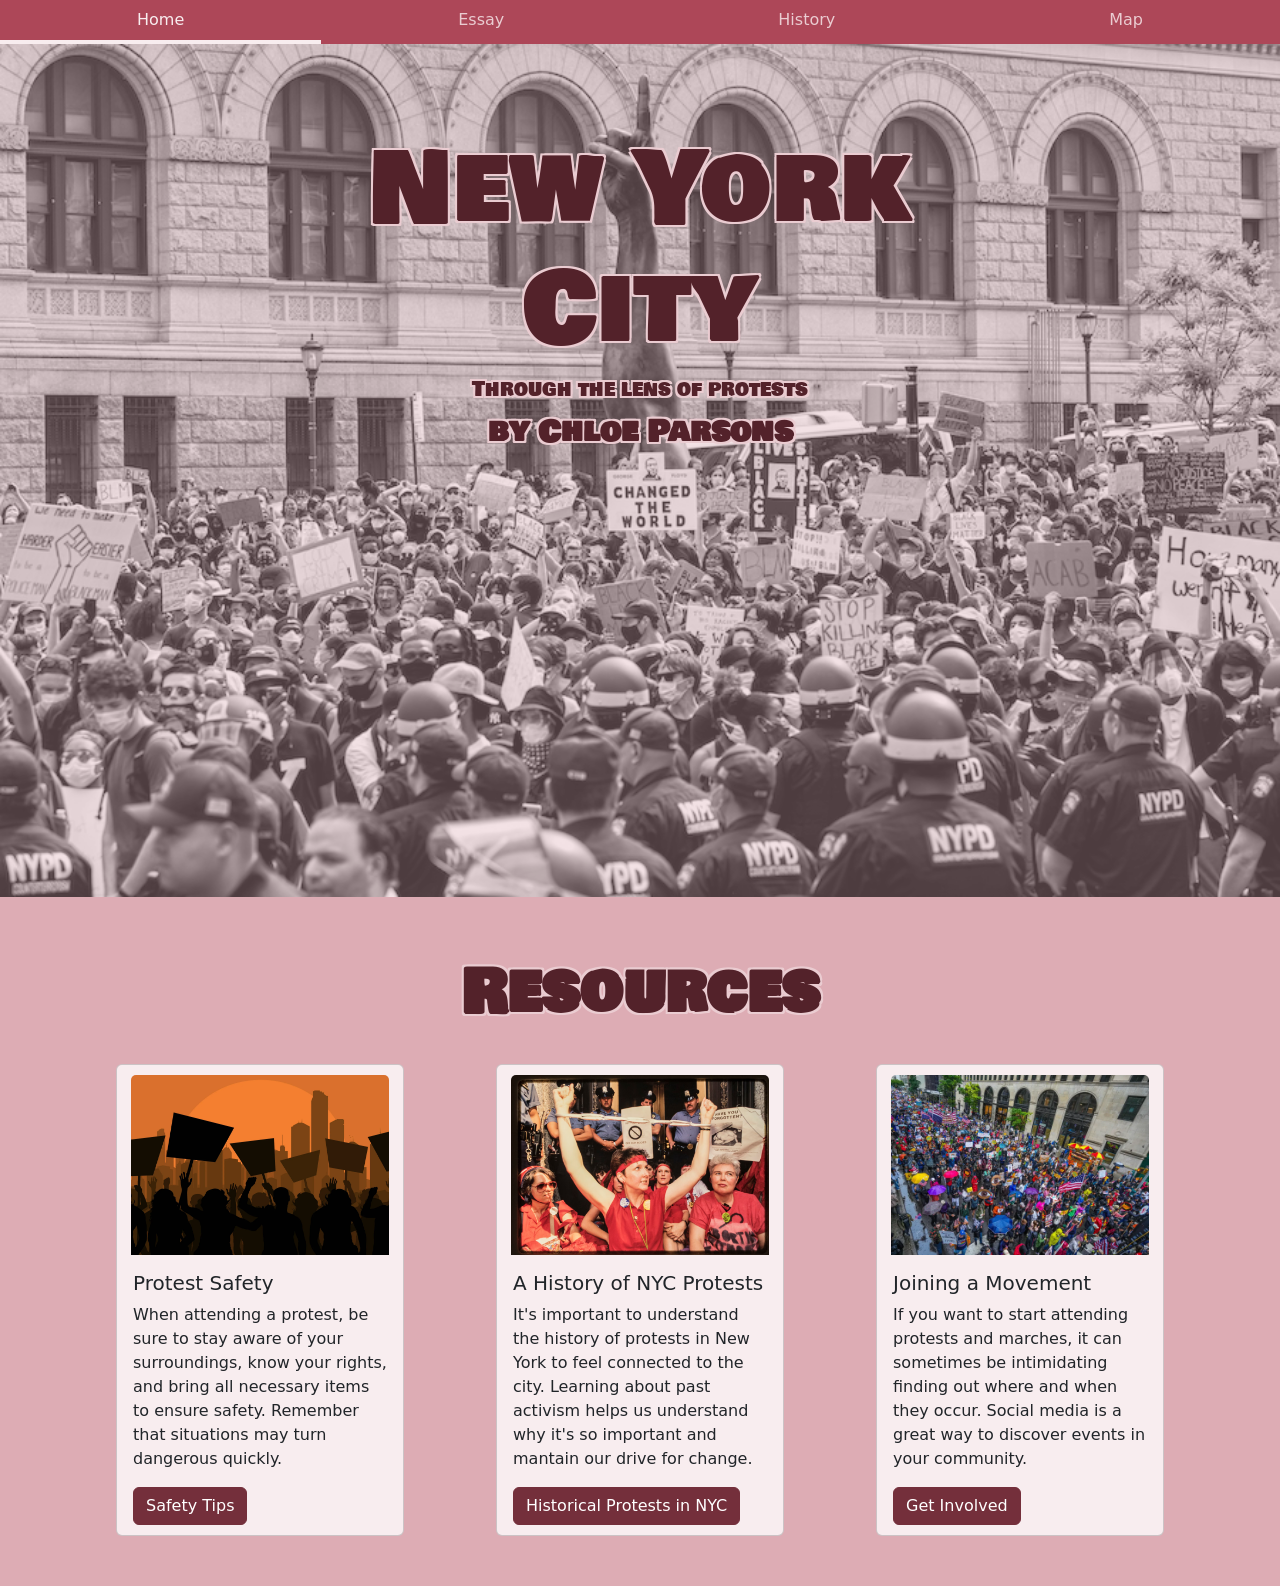
<file: homepage/index.html>
<!DOCTYPE html>

<html lang="en">

    <head>
        <link rel="preconnect" href="https://fonts.googleapis.com">
        <link rel="preconnect" href="https://fonts.gstatic.com" crossorigin>
        <link href="https://fonts.googleapis.com/css2?family=Roboto+Mono:ital,wght@0,100..700;1,100..700&display=swap" rel="stylesheet">
        <link href="https://fonts.googleapis.com/css2?family=Bowlby+One+SC&display=swap" rel="stylesheet">
        <link href="https://cdn.jsdelivr.net/npm/bootstrap@5.2.3/dist/css/bootstrap.min.css" rel="stylesheet" integrity="sha384-rbsA2VBKQhggwzxH7pPCaAqO46MgnOM80zW1RWuH61DGLwZJEdK2Kadq2F9CUG65" crossorigin="anonymous">
        <script src="https://cdn.jsdelivr.net/npm/bootstrap@5.2.3/dist/js/bootstrap.bundle.min.js" integrity="sha384-kenU1KFdBIe4zVF0s0G1M5b4hcpxyD9F7jL+jjXkk+Q2h455rYXK/7HAuoJl+0I4" crossorigin="anonymous"></script>
        <link href="styles.css" rel="stylesheet">
        <title>My Webpage</title>
    </head>

    <body>
        <nav class="navbar navbar-expand-lg bg-light">
            <div class="container-fluid px-0">
                <button class="navbar-toggler" type="button" data-bs-toggle="collapse" data-bs-target="#navbarSupportedContent" aria-controls="navbarSupportedContent" aria-expanded="false" aria-label="Toggle navigation">
                    <span class="navbar-toggler-icon"></span>
                </button>
                <div class="collapse navbar-collapse" id="navbarSupportedContent">
                    <ul class="nav nav-fill">
                        <li class="nav-item">
                            <a class="nav-link active" aria-current="page" href="index.html">Home</a>
                        </li>
                        <li class="nav-item">
                            <a class="nav-link" href="essay.html">Essay</a>
                        </li>
                        <li class="nav-item">
                            <a class="nav-link" href="history.html">History</a>
                        </li>
                        <li class="nav-item">
                            <a class="nav-link" href="map.html">Map</a>
                        </li>
                    </ul>
                </div>
            </div>
        </nav>

        <div class="cover-container">
            <img id="cover-image" alt="protest image" src="Cover.jpg">

            <div class="home-heading">
                <h1>New York City</h1>
                <h5>Through the lens of protests</h5>
                <p>by Chloe Parsons</p>
            </div>
        </div>

        <h3 class="resources">Resources</h3>

        <div class="container container-cards">
            <div class="row">
                <div class="col">
                    <div class="card" style="width: 18rem;">
                        <img src="protest_march.webp" class="card-img-top" id="protest-safety" alt="shadowy protest image">
                        <div class="card-body">
                            <h5 class="card-title">Protest Safety</h5>
                            <p class="card-text">When attending a protest, be sure to stay aware of your surroundings, know your rights, and bring all necessary items to ensure safety. Remember that situations may turn dangerous quickly.</p>
                            <a href="https://drexel.edu/publicsafety/crime-reports-prevention/safety-tips/safety-tips-for-protests-rallies-marches" target="_blank" class="btn btn-primary">Safety Tips</a>
                        </div>
                    </div>
                </div>
                <div class="col">
                    <div class="card" style="width: 18rem;">
                        <img src="pro_choice.avif" class="card-img-top" id="protest-history" alt="pro choice rally">
                        <div class="card-body">
                            <h5 class="card-title">A History of NYC Protests</h5>
                            <p class="card-text">It's important to understand the history of protests in New York to feel connected to the city.
                                Learning about past activism helps us understand why it's so important and mantain our drive for change.</p>
                            <a href="https://www.mcny.org/exhibitiontext-activistny" target="_blank" class="btn btn-primary"> Historical Protests in NYC</a>
                        </div>
                    </div>
                </div>
                <div class="col">
                    <div class="card" style="width: 18rem;">
                        <img src="handsoff.webp" class="card-img-top" alt="Hands Off NYC Protest">
                        <div class="card-body">
                            <h5 class="card-title">Joining a Movement</h5>
                            <p class="card-text">If you want to start attending protests and marches, it can sometimes be intimidating finding out
                                where and when they occur. Social media is a great way to discover events in your community.</p>
                            <a href="https://www.handsoffnyc.com/get-involved" target="_blank" class="btn btn-primary">Get Involved</a>
                        </div>
                    </div>
                </div>
            </div>
        </div>


    </body>

</html>
</file>
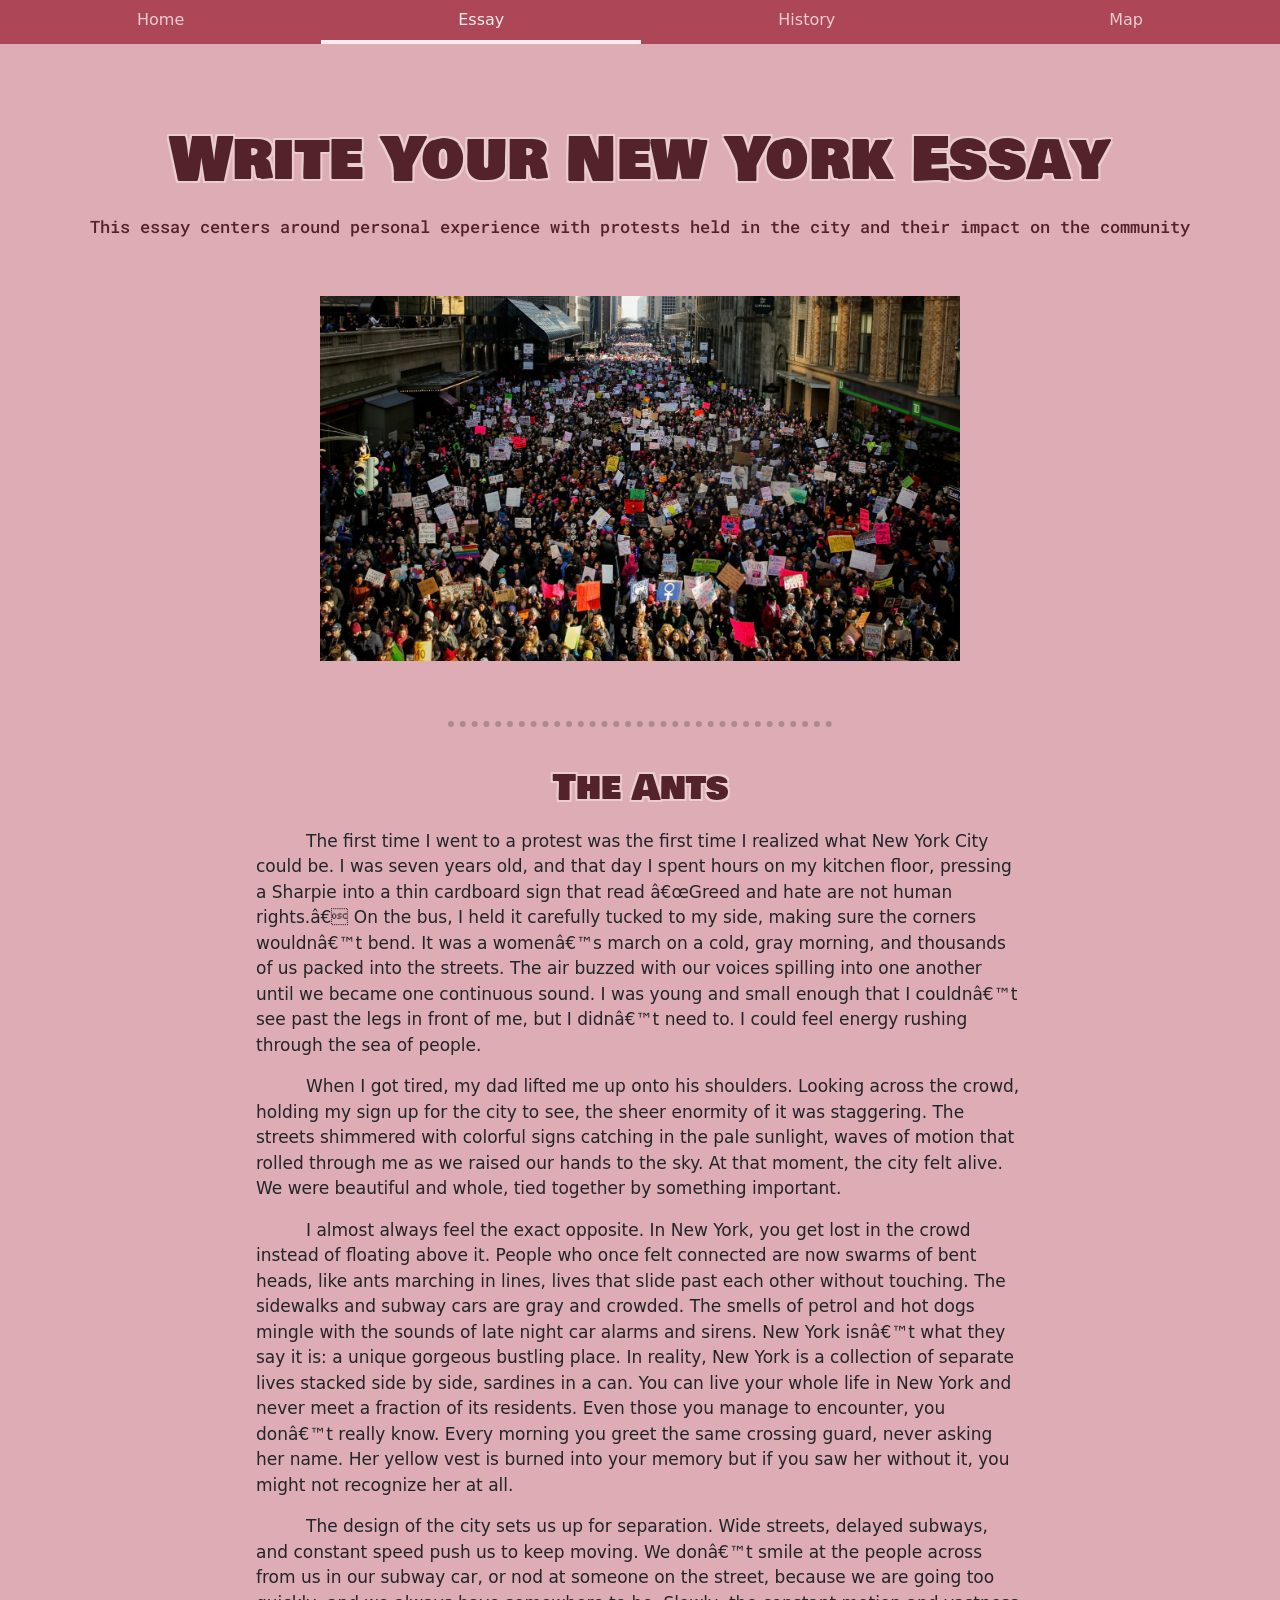
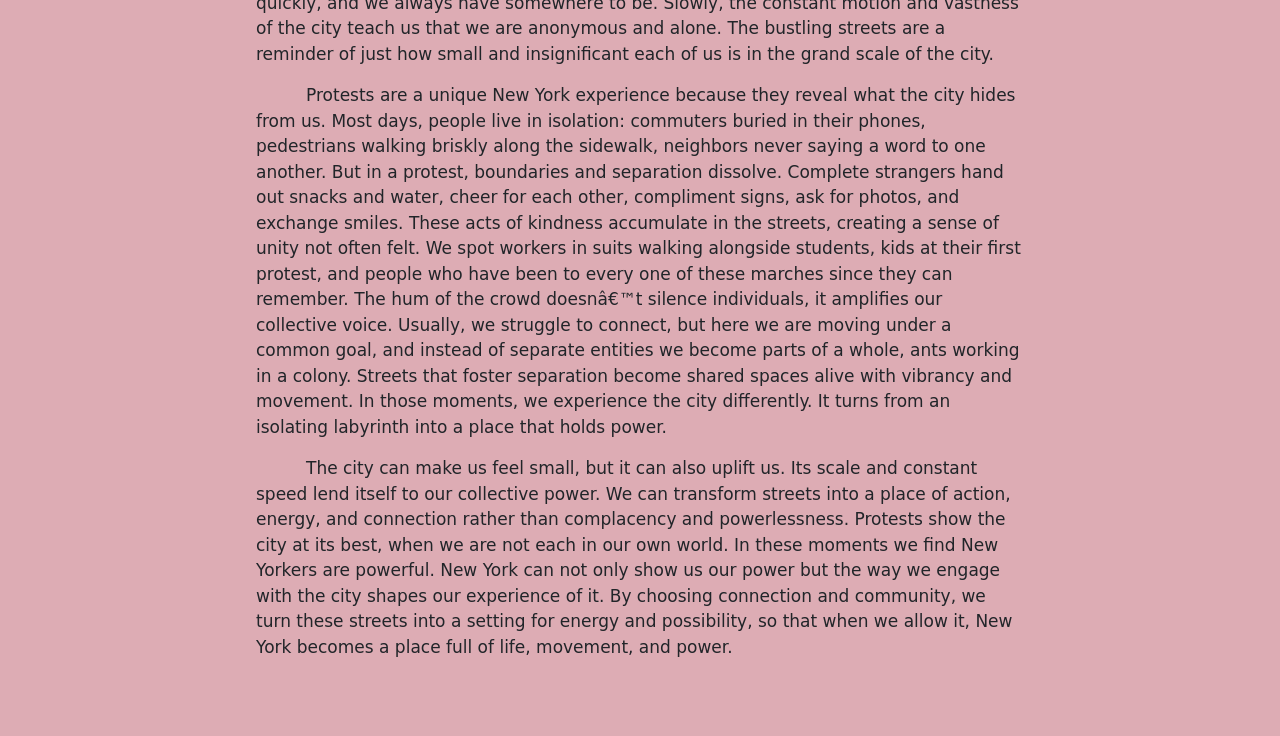
<file: homepage/essay.html>
<!DOCTYPE html>

<html lang="en">

    <head>

        <link rel="preconnect" href="https://fonts.googleapis.com">
        <link rel="preconnect" href="https://fonts.gstatic.com" crossorigin>
        <link rel="preconnect" href="https://fonts.googleapis.com">
        <link href="https://fonts.googleapis.com/css2?family=Open+Sans:ital,wght@0,300..800;1,300..800&display=swap" rel="stylesheet">
        <link href="https://fonts.googleapis.com/css2?family=Roboto+Mono:ital,wght@0,100..700;1,100..700&display=swap" rel="stylesheet">
        <link href="https://fonts.googleapis.com/css2?family=Bowlby+One+SC&display=swap" rel="stylesheet">
        <link href="https://cdn.jsdelivr.net/npm/bootstrap@5.2.3/dist/css/bootstrap.min.css" rel="stylesheet" integrity="sha384-rbsA2VBKQhggwzxH7pPCaAqO46MgnOM80zW1RWuH61DGLwZJEdK2Kadq2F9CUG65" crossorigin="anonymous">
        <script src="https://cdn.jsdelivr.net/npm/bootstrap@5.2.3/dist/js/bootstrap.bundle.min.js" integrity="sha384-kenU1KFdBIe4zVF0s0G1M5b4hcpxyD9F7jL+jjXkk+Q2h455rYXK/7HAuoJl+0I4" crossorigin="anonymous"></script>
        <link href="styles.css" rel="stylesheet">
        <title>My Webpage</title>
    </head>

    <body>
        <nav class="navbar navbar-expand-lg bg-light">
            <div class="container-fluid px-0">
                <button class="navbar-toggler" type="button" data-bs-toggle="collapse" data-bs-target="#navbarSupportedContent" aria-controls="navbarSupportedContent" aria-expanded="false" aria-label="Toggle navigation">
                    <span class="navbar-toggler-icon"></span>
                </button>
                <div class="collapse navbar-collapse" id="navbarSupportedContent">
                    <ul class="nav nav-fill">
                        <li class="nav-item">
                            <a class="nav-link" aria-current="page" href="index.html">Home</a>
                        </li>
                        <li class="nav-item">
                            <a class="nav-link active" href="essay.html">Essay</a>
                        </li>
                        <li class="nav-item">
                            <a class="nav-link" href="history.html">History</a>
                        </li>
                        <li class="nav-item">
                            <a class="nav-link" href="map.html">Map</a>
                        </li>
                    </ul>
                </div>
            </div>
        </nav>

        <h2 id="essay-heading">Write Your New York Essay</h2>


        <p id="info">
            This essay centers around personal experience with protests held in the city and their impact on the community
        </p>

        <div id="essay-img">
            <img id="essay-image" alt="Women's March Protest" src="women's march.jpeg">
        </div>

        <hr class="dotted">

        <h5 id="essay-title">
            The Ants
        </h5>

        <div id="essay">

            <p>
                The first time I went to a protest was the first time I realized what New York City could be. I was seven years old,
                and that day I spent hours on my kitchen floor, pressing a Sharpie into a thin cardboard sign that read “Greed and
                hate are not human rights.” On the bus, I held it carefully tucked to my side, making sure the corners wouldn’t bend.
                It was a women’s march on a cold, gray morning, and thousands of us packed into the streets. The air buzzed with our
                voices spilling into one another until we became one continuous sound. I was young and small enough that I couldn’t see
                past the legs in front of me, but I didn’t need to. I could feel energy rushing through the sea of people.

            </p>

            <p>
                When I got tired, my dad lifted me up onto his shoulders. Looking across the crowd, holding my sign up for the city to see,
                the sheer enormity of it was staggering. The streets shimmered with colorful signs catching in the pale sunlight, waves of
                motion that rolled through me as we raised our hands to the sky. At that moment, the city felt alive. We were beautiful and
                whole, tied together by something important.
            </p>

            <p>
                I almost always feel the exact opposite. In New York, you get lost in the crowd instead of floating above it. People who once
                felt connected are now swarms of bent heads, like ants marching in lines, lives that slide past each other without touching.
                The sidewalks and subway cars are gray and crowded. The smells of petrol and hot dogs mingle with the sounds of late night car
                alarms and sirens. New York isn’t what they say it is: a unique gorgeous bustling place. In reality, New York is a collection
                of separate lives stacked side by side, sardines in a can. You can live your whole life in New York and never meet a fraction of
                its residents. Even those you manage to encounter, you don’t really know. Every morning you greet the same crossing guard, never
                asking her name. Her yellow vest is burned into your memory but if you saw her without it, you might not recognize her at all.

            </p>

            <p>
                The design of the city sets us up for separation. Wide streets, delayed subways, and constant speed push us to keep moving. We
                don’t smile at the people across from us in our subway car, or nod at someone on the street, because we are going too quickly, and
                we always have somewhere to be. Slowly, the constant motion and vastness of the city teach us that we are anonymous and alone. The
                bustling streets are a reminder of just how small and insignificant each of us is in the grand scale of the city.
            </p>

            <p>
                Protests are a unique New York experience because they reveal what the city hides from us. Most days, people live in isolation:
                commuters buried in their phones, pedestrians walking briskly along the sidewalk, neighbors never saying a word to one another. But
                in a protest, boundaries and separation dissolve. Complete strangers hand out snacks and water, cheer for each other, compliment signs,
                ask for photos, and exchange smiles. These acts of kindness accumulate in the streets, creating a sense of unity not often felt. We spot
                workers in suits walking alongside students, kids at their first protest, and people who have been to every one of these marches since
                they can remember. The hum of the crowd doesn’t silence individuals, it amplifies our collective voice. Usually, we struggle to connect,
                but here we are moving under a common goal, and instead of separate entities we become parts of a whole, ants working in a colony. Streets
                that foster separation become shared spaces alive with vibrancy and movement. In those moments, we experience the city differently. It
                turns from an isolating labyrinth into a place that holds power.
            </p>

            <p>
                The city can make us feel small, but it can also uplift us. Its scale and constant speed lend itself to our collective power. We can
                transform streets into a place of action, energy, and connection rather than complacency and powerlessness. Protests show the city at
                its best, when we are not each in our own world. In these moments we find New Yorkers are powerful. New York can not only show us our
                power but the way we engage with the city shapes our experience of it. By choosing connection and community, we turn these streets
                into a setting for energy and possibility, so that when we allow it, New York becomes a place full of life, movement, and power.

            </p>
        </div>
    </body>

</html>
</file>
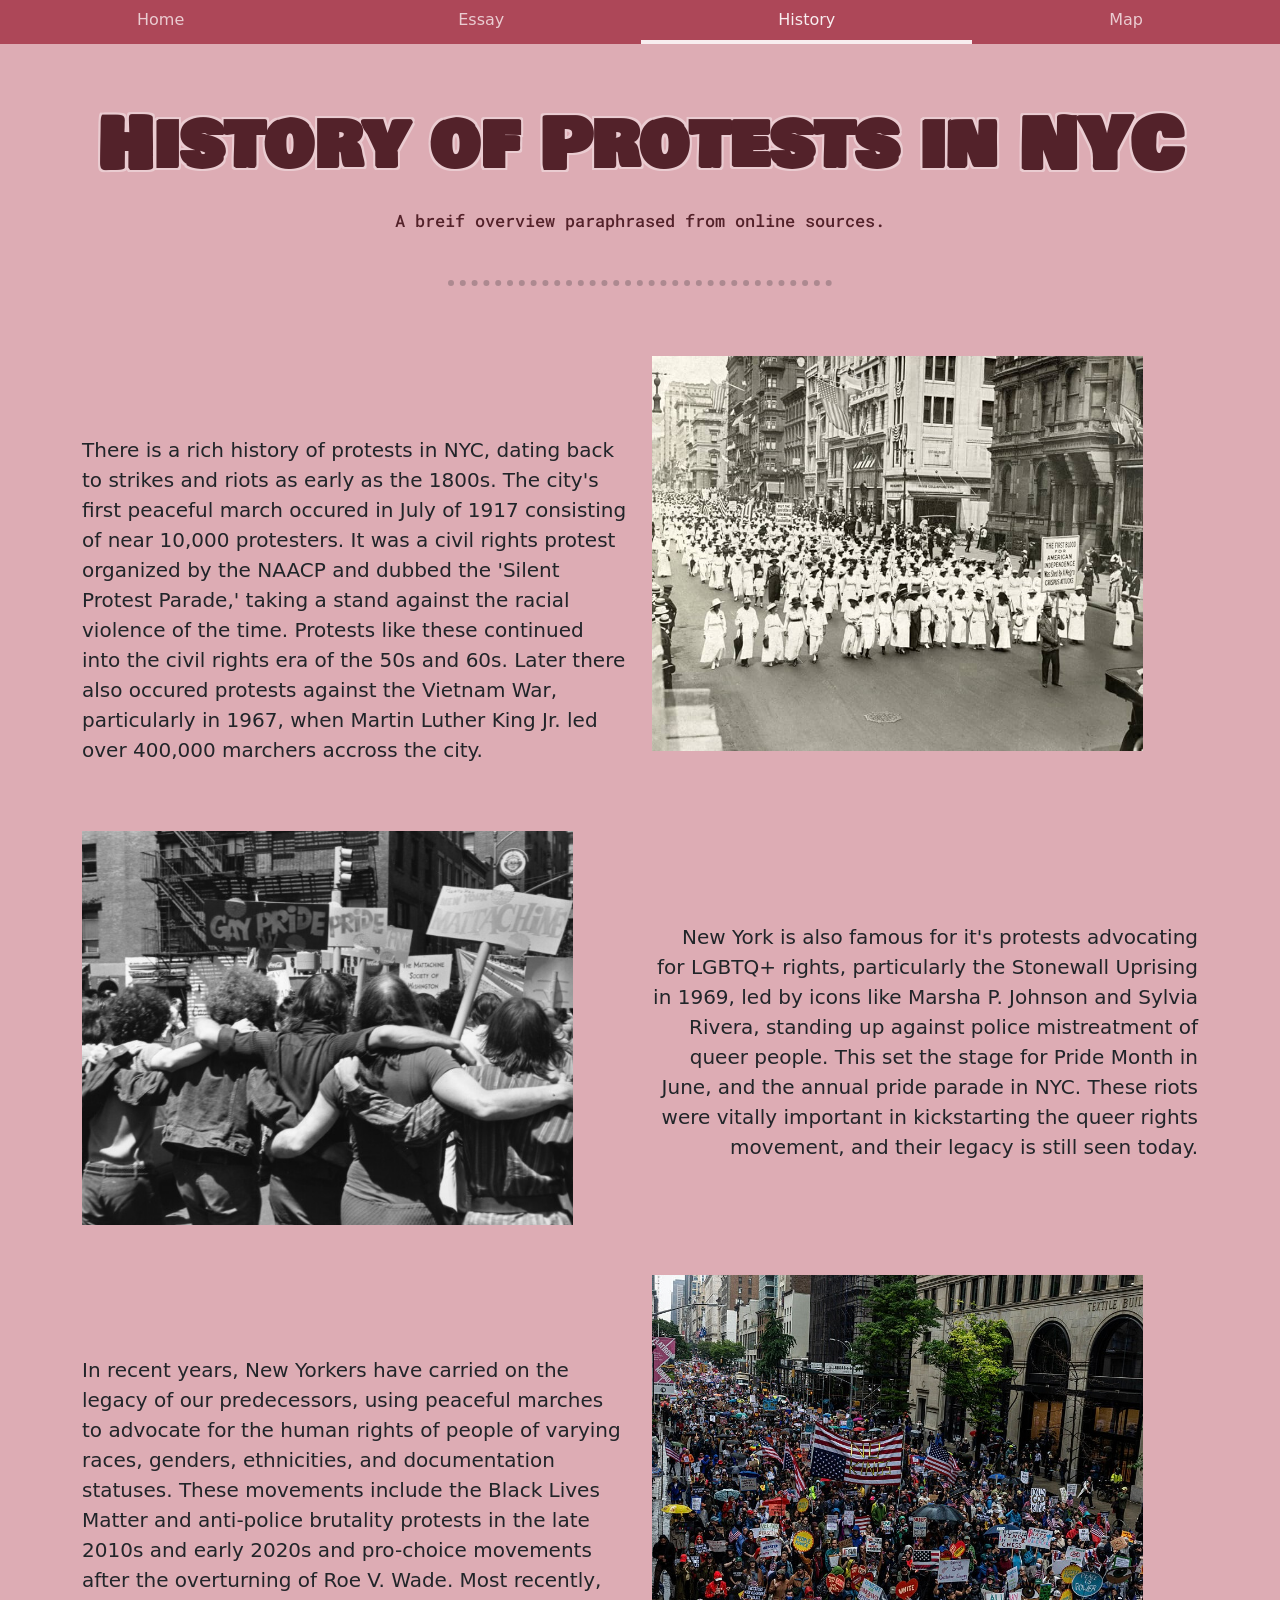
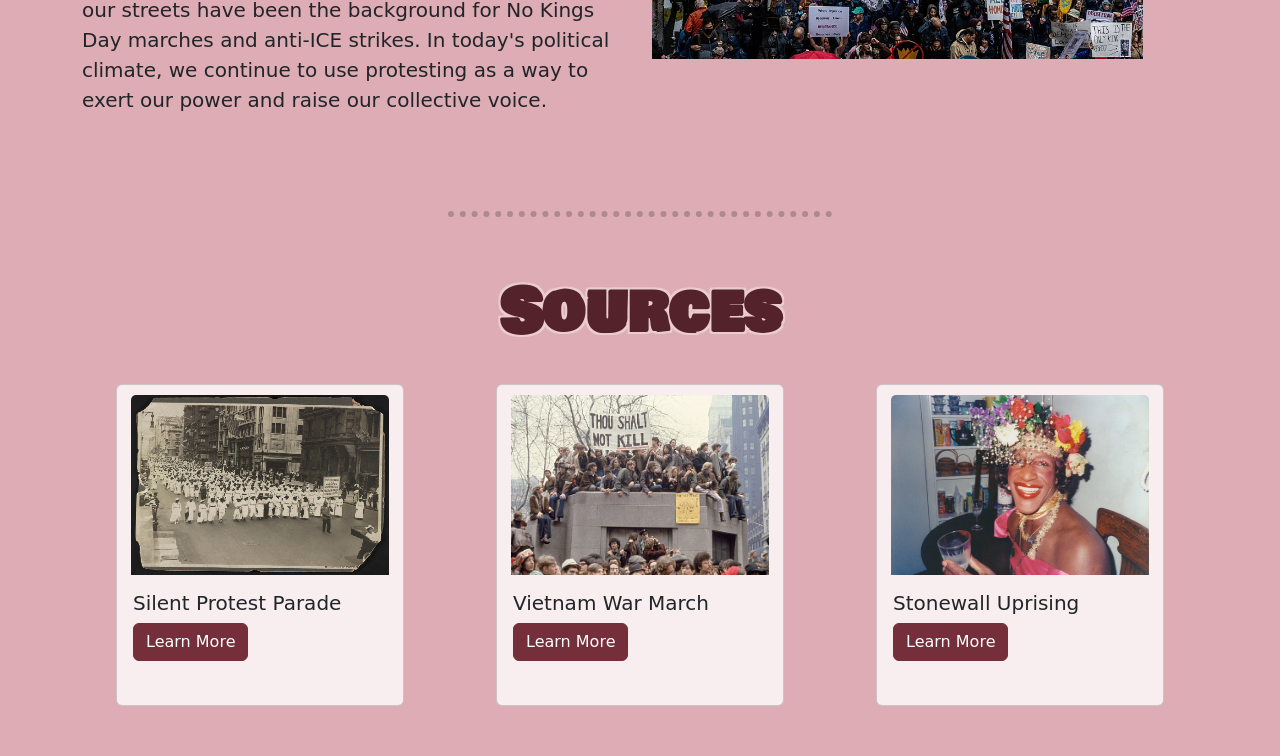
<file: homepage/history.html>
<!DOCTYPE html>

<html lang="en">

    <head>
        <link rel="preconnect" href="https://fonts.googleapis.com">
        <link rel="preconnect" href="https://fonts.gstatic.com" crossorigin>
        <link href="https://fonts.googleapis.com/css2?family=Open+Sans:ital,wght@0,300..800;1,300..800&display=swap" rel="stylesheet">
        <link href="https://fonts.googleapis.com/css2?family=Roboto+Mono:ital,wght@0,100..700;1,100..700&display=swap" rel="stylesheet">
        <link href="https://fonts.googleapis.com/css2?family=Bowlby+One+SC&display=swap" rel="stylesheet">
        <link href="https://cdn.jsdelivr.net/npm/bootstrap@5.2.3/dist/css/bootstrap.min.css" rel="stylesheet" integrity="sha384-rbsA2VBKQhggwzxH7pPCaAqO46MgnOM80zW1RWuH61DGLwZJEdK2Kadq2F9CUG65" crossorigin="anonymous">
        <script src="https://cdn.jsdelivr.net/npm/bootstrap@5.2.3/dist/js/bootstrap.bundle.min.js" integrity="sha384-kenU1KFdBIe4zVF0s0G1M5b4hcpxyD9F7jL+jjXkk+Q2h455rYXK/7HAuoJl+0I4" crossorigin="anonymous"></script>
        <link href="styles.css" rel="stylesheet">
        <title>My Webpage</title>
    </head>

    <body>
        <nav class="navbar navbar-expand-lg bg-light">
            <div class="container-fluid px-0">
                <button class="navbar-toggler" type="button" data-bs-toggle="collapse" data-bs-target="#navbarSupportedContent" aria-controls="navbarSupportedContent" aria-expanded="false" aria-label="Toggle navigation">
                    <span class="navbar-toggler-icon"></span>
                </button>
                <div class="collapse navbar-collapse" id="navbarSupportedContent">
                    <ul class="nav nav-fill">
                        <li class="nav-item">
                            <a class="nav-link" aria-current="page" href="index.html">Home</a>
                        </li>
                        <li class="nav-item">
                            <a class="nav-link " href="essay.html">Essay</a>
                        </li>
                        <li class="nav-item">
                            <a class="nav-link active" href="history.html">History</a>
                        </li>
                        <li class="nav-item">
                            <a class="nav-link" href="map.html">Map</a>
                        </li>
                    </ul>
                </div>
            </div>
        </nav>

        <h3 id="history-heading">History of Protests in NYC</h3>

        <p id="history-info">
            A breif overview paraphrased from online sources.
        </p>

        <hr class="dotted break">

        <div class="container history-section">
            <div class="row history">
                <div class="col left">
                    <p class="has-dropcap">
                        There is a rich history of protests in NYC, dating back to strikes and riots as early as the 1800s.
                        The city's first peaceful march occured in July of 1917 consisting of near 10,000 protesters. It
                        was a civil rights protest organized by the NAACP and dubbed the 'Silent Protest Parade,' taking a
                        stand against the racial violence of the time. Protests like these continued into the civil rights era
                        of the 50s and 60s. Later there also occured protests against the Vietnam War, particularly in 1967, when
                        Martin Luther King Jr. led over 400,000 marchers accross the city.
                    </p>
                </div>
                <div class="col">
                    <img class="history-image" alt="Silent Protest" src="silent_protest.jpg">
                </div>
            </div>
            <div class="row history">
                <div class="col">
                    <img class="history-image" alt="Pride Protest" src="Stonewall riots.jpeg">
                </div>
                <div class="col right">
                    <p>
                        New York is also famous for it's protests advocating for LGBTQ+ rights, particularly the Stonewall Uprising
                        in 1969, led by icons like Marsha P. Johnson and Sylvia Rivera, standing up against police mistreatment of queer people. This
                        set the stage for Pride Month in June, and the annual pride parade in NYC. These riots were vitally important in kickstarting
                        the queer rights movement, and their legacy is still seen today.
                    </p>
                </div>
            </div>
            <div class="row history">
                <div class="col left">
                    <p>
                        In recent years, New Yorkers have carried on the legacy of our predecessors, using peaceful marches to advocate for the
                        human rights of people of varying races, genders, ethnicities, and documentation statuses. These movements include the
                        Black Lives Matter and anti-police brutality protests in the late 2010s and early 2020s and pro-choice movements after
                        the overturning of Roe V. Wade. Most recently, our streets have been the background for No Kings Day marches and anti-ICE
                        strikes. In today's political climate, we continue to use protesting
                        as a way to exert our power and raise our collective voice.
                    </p>
                </div>
                <div class="col">

                    <img class="history-image" alt="No Kings Day March" src="No kings day.jpeg">

                </div>
            </div>
        </div>

        <hr class="dotted break">

        <h3 class="resources">Sources</h3>

        <div class="container container-cards">
            <div class="row">
                <div class="col">
                    <div class="card" style="width: 18rem;">
                        <img src="July28SilentProtest.jpg" class="card-img-top" alt="Silent Protest">
                        <div class="card-body sources">
                            <h5 class="card-title">Silent Protest Parade</h5>

                            <a href="https://www.zinnedproject.org/news/tdih/silent-march-nyc-naacp/" target="_blank" class="btn btn-primary">Learn More</a>
                        </div>
                    </div>
                </div>

                <div class="col">
                    <div class="card" style="width: 18rem;">
                        <img src="1_Vietnam19_full.jpg" class="card-img-top" alt="Pacifism March">
                        <div class="card-body sources">
                            <h5 class="card-title">Vietnam War March</h5>
                            <a href="https://www.mcny.org/exhibition/take-new-york-city-out-war" target="_blank" class="btn btn-primary">Learn More</a>
                        </div>
                    </div>
                </div>
                <div class="col">
                    <div class="card" style="width: 18rem;">
                        <img src="marshapjohnson.webp" class="card-img-top" alt="Marsha P Johnson">
                        <div class="card-body sources">
                            <h5 class="card-title">Stonewall Uprising</h5>
                            <a href="https://www.zinnedproject.org/news/tdih/stonewall-riots/" target="_blank" class="btn btn-primary">Learn More</a>
                        </div>
                    </div>
                </div>
            </div>
        </div>
</body>


</html>
</file>
<file: homepage/styles.css>
.nav-fill {
    width: 100%;
    display: flex;
    background-color: #AD4758;
}

.navbar {
    margin: 0;
    padding: 0;
    width: 100%;
}

.nav-link {
    color: #EACCD1;
}

.nav-link:hover {
    color: #53222A;
}

.nav-link.active {
    border-bottom: 4px solid #F8EDEF;
    height: 100%;
    color: #F8EDEF;
}

body {
    background-color: #DDACB4;
}

#essay {
    text-indent: 50px;
    width: 60%;
    margin: auto;
    font-size: 17px;
    padding-bottom: 60px;
}

#essay-heading {
    color: #53222A;
    text-align: center;
    padding-top: 80px;
    font-family: "Bowlby One SC", sans-serif;
    font-size: 60px;
    text-shadow:
        -2px -2px 0 #EACCD1,
        2px -2px 0 #EACCD1,
        -2px 2px 0 #EACCD1,
        2px 2px 0 #EACCD1;
}

#info {
    color: #53222A;
    text-align: center;
    padding-top: 10px;
    font-family: roboto mono;
    padding-bottom: 40px;
    font-weight: 500;
    font-size: 17px;
}

#essay-title {
    color: #53222A;
    padding-bottom: 20px;
    margin: auto;
    width: 60%;
    padding-top: 40px;
    font-family: "Bowlby One SC", sans-serif;
    text-align: center;
    font-size: 35px;
    text-shadow:
        -2px -2px 0 #EACCD1,
        2px -2px 0 #EACCD1,
        -2px 2px 0 #EACCD1,
        2px 2px 0 #EACCD1;
}

hr.dotted {
    border-top: 6px dotted;
    width: 30%;
    text-align: center;
    margin: auto;
}

#essay-img {
    text-align: center;
    padding-bottom: 60px;
}

#essay-image {
    width: 50%;
}

.cover-container {
    position: relative;
    text-align: center;
    color: #53222A;
    font-family: "Bowlby One SC", sans-serif;
    font-weight: bold;
    width: 100%;
    margin: 0;
    padding: 0;
}

.home-heading h1 {
    font-size: 100px;
}

.home-heading {
    font-size: 30px;
    text-shadow:
        -2px -2px 0 #EACCD1,
        2px -2px 0 #EACCD1,
        -2px 2px 0 #EACCD1,
        2px 2px 0 #EACCD1;
    position: absolute;
    top: 30%;
    left: 50%;
    transform: translate(-50%, -50%);
}

#cover-image {
    width: 100%;
    padding: 0;
    margin: 0;
    height: auto;
    opacity: 65%;
}

.container-cards {
    margin-top: 20px;
    margin-bottom: 50px;
}

.card-img-top {
    margin: auto;
    margin-top: 10px;
    height: 180px;
    width: 90%;
}

.card {
    margin: auto;
    background-color: #F8EDEF;
}

.card-body {
    height: 280px;
}

.card-body .btn {
    margin-top: 0;
    background-color: #742F3B;
    border-color: #742F3B;
}

.resources {
    color: #53222A;
    font-family: "Bowlby One SC", sans-serif;
    font-weight: bold;
    font-size: 60px;
    text-align: center;
    margin-top: 60px;
    margin-bottom: 35px;
    text-shadow:
        -2px -2px 0 #EACCD1,
        2px -2px 0 #EACCD1,
        -2px 2px 0 #EACCD1,
        2px 2px 0 #EACCD1;
}

#history-heading {
    color: #53222A;
    font-family: "Bowlby One SC", sans-serif;
    font-weight: bold;
    font-size: 70px;
    text-align: center;
    margin-top: 60px;
    margin-bottom: 20px;
    text-shadow:
        -2px -2px 0 #EACCD1,
        2px -2px 0 #EACCD1,
        -2px 2px 0 #EACCD1,
        2px 2px 0 #EACCD1;
}


.history-image {
    width: 90%;
}

.history {
    margin-top: 50px;
}


.left {
    text-align: left;
    font-size: 20px;
    margin-top: 7%
}

.right {
    text-align: right;
    font-size: 20px;
    margin-top: 8%;
}

.history-section {
    margin-bottom: 80px;
    margin-top: 70px;
}

#history-info {
    color: #53222A;
    text-align: center;
    font-family: roboto mono;
    padding-bottom: 30px;
    font-weight: 500;
    font-size: 17px;
}


.sources img {
    height: 190px;
}

.sources {
    height: 130px;
}

.map {
    padding-top: 30px;
    display: block;
    margin: auto;
    padding-bottom: 50px;
}

#map-heading {
    color: #53222A;
    font-family: "Bowlby One SC", sans-serif;
    font-weight: bold;
    font-size: 70px;
    text-align: center;
    margin-top: 40px;
    margin-bottom: 20px;
    text-shadow:
        -2px -2px 0 #EACCD1,
        2px -2px 0 #EACCD1,
        -2px 2px 0 #EACCD1,
        2px 2px 0 #EACCD1;
}

#map-info {
    color: #53222A;
    text-align: center;
    font-family: roboto mono;
    padding-bottom: 15px;
    font-weight: 500;
    font-size: 17px;
}
</file>
